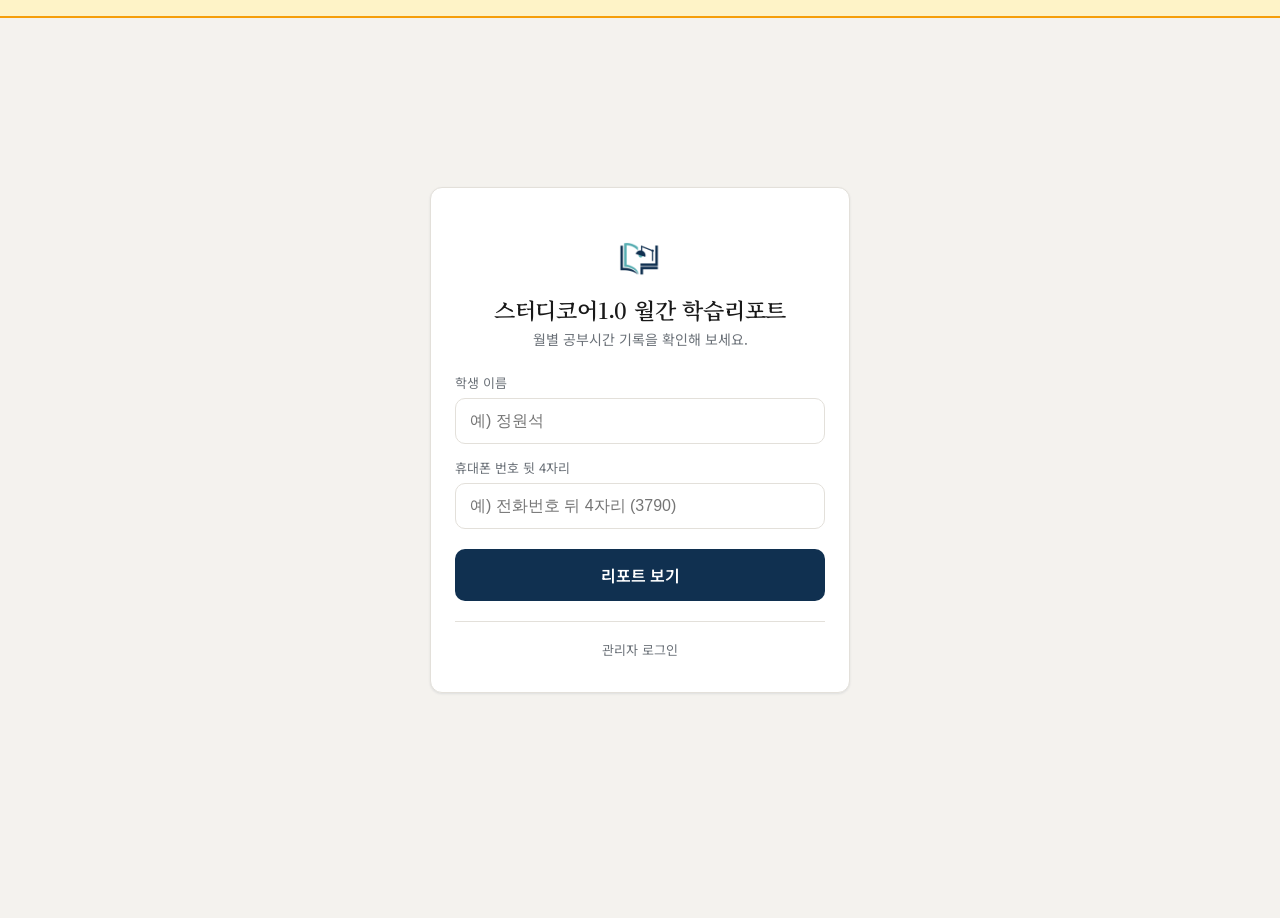
<file: web/index.html>
<!DOCTYPE html>
<html lang="ko">
<head>
  <meta charset="UTF-8" />
  <meta name="viewport" content="width=device-width, initial-scale=1.0, viewport-fit=cover" />
  <title>스터디코어1.0 학습 리포트 | 자녀의 한 달 공부 기록</title>
  <meta name="description" content="스터디코어1.0 학습 리포트 — 자녀의 월간 순공부시간·출결·반 평균을 한눈에 확인하세요." />
  <meta name="theme-color" content="#103050" />

  <!-- Open Graph / Twitter -->
  <meta property="og:type" content="website" />
  <meta property="og:site_name" content="스터디코어1.0 학습 리포트" />
  <meta property="og:title" content="스터디코어1.0 학습 리포트 | 자녀의 한 달 공부 기록" />
  <meta property="og:description" content="월간 순공부시간 · 출결 달력 · 반 평균 비교를 한눈에." />
  <meta property="og:url" content="https://report.studycore.kr" />
  <meta property="og:image" content="https://report.studycore.kr/og.png" />
  <meta property="og:image:width" content="1200" />
  <meta property="og:image:height" content="630" />
  <meta property="og:image:alt" content="스터디코어1.0 학습 리포트" />
  <meta property="og:locale" content="ko_KR" />
  <meta name="twitter:card" content="summary_large_image" />
  <meta name="twitter:title" content="스터디코어1.0 학습 리포트 | 자녀의 한 달 공부 기록" />
  <meta name="twitter:description" content="월간 순공부시간 · 출결 달력 · 반 평균 비교를 한눈에." />
  <meta name="twitter:image" content="https://report.studycore.kr/og.png" />

  <!-- 파비콘 / 아이콘 -->
  <link rel="icon" href="favicon.ico" sizes="any" />
  <link rel="icon" type="image/png" href="icon-192x192.png" sizes="192x192" />
  <link rel="apple-touch-icon" href="apple-touch-icon.png" sizes="180x180" />

  <!-- 본사와 동일한 폰트 (Noto Serif/Sans KR + IBM Plex Mono) -->
  <link rel="preconnect" href="https://fonts.googleapis.com" />
  <link rel="preconnect" href="https://fonts.gstatic.com" crossorigin />
  <link href="https://fonts.googleapis.com/css2?family=IBM+Plex+Mono:wght@500;600&family=Noto+Sans+KR:wght@400;500;700&family=Noto+Serif+KR:wght@500;600;700&display=swap" rel="stylesheet" />

  <link rel="stylesheet" href="styles.css" />
</head>
<body>
  <div id="admin-bar" class="admin-bar" hidden></div>
  <!-- ===== 로그인 ===== -->
  <section id="view-login" class="view active">
    <div class="login-card">
      <div class="brand">
        <div class="brand-mark"><img src="icon-512x512.png" alt="스터디코어1.0" /></div>
        <h1>스터디코어1.0 월간 학습리포트</h1>
        <p class="brand-sub">월별 공부시간 기록을 확인해 보세요.</p>
      </div>
      <form id="login-form" autocomplete="off">
        <label>
          <span>학생 이름</span>
          <input type="text" id="in-name" placeholder="예) 정원석" required />
        </label>
        <label>
          <span>휴대폰 번호 뒷 4자리</span>
          <input type="tel" id="in-phone" inputmode="numeric" maxlength="4"
                 pattern="[0-9]{4}" placeholder="예) 전화번호 뒤 4자리 (3790)" required />
        </label>
        <button type="submit" class="btn-primary">리포트 보기</button>
        <p id="login-error" class="login-error" hidden></p>
      </form>
      <details class="demo-box" id="demo-box" hidden>
        <summary>데모 계정</summary>
        <p class="demo-hint">선택하면 입력란에 자동으로 채워집니다.</p>
        <div id="demo-list" class="demo-list"></div>
        <p class="demo-hint" style="margin-top:10px"><a href="admin.html">관리자 화면으로 이동</a></p>
      </details>
      <p class="admin-entry"><a href="admin.html">관리자 로그인</a></p>
    </div>
  </section>

  <!-- ===== 월 달력 ===== -->
  <section id="view-calendar" class="view">
    <header class="topbar">
      <div class="topbar-left">
        <div class="student-name" id="cal-student"></div>
        <div class="student-meta" id="cal-meta"></div>
      </div>
      <button class="btn-ghost" id="btn-logout">로그아웃</button>
    </header>

    <div class="month-nav" id="month-nav">
      <button class="nav-arrow" id="prev-month" aria-label="이전 달">‹</button>
      <h2 id="cal-month-title"></h2>
      <button class="nav-arrow" id="next-month" aria-label="다음 달">›</button>
    </div>

    <div class="year-chart" id="year-chart"></div>

    <div id="data-status" class="data-status" hidden></div>

    <div class="summary-grid" id="summary-grid"></div>

    <div class="cal-legend" id="cal-legend">
      <span><i class="dot dot-study"></i> 학습 기록</span>
      <span><i class="dot dot-nocheck"></i> 확인 필요</span>
      <span><i class="dot dot-absent"></i> 결석</span>
      <span><i class="chip-weekend">주말</i></span>
    </div>

    <div class="calendar" id="calendar"></div>

    <div class="class-compare" id="class-compare"></div>

    <button class="btn-primary wide" id="btn-monthly">월간 리포트 자세히 보기</button>
  </section>

  <!-- ===== 월간 상세 ===== -->
  <section id="view-monthly" class="view">
    <header class="topbar">
      <button class="btn-ghost" id="btn-back-cal">‹ 월간 달력</button>
      <div class="topbar-title" id="monthly-title"></div>
      <span></span>
    </header>
    <div id="monthly-body" class="monthly-body"></div>
  </section>

  <!-- ===== 일자 상세 (모달) ===== -->
  <div id="day-modal" class="modal" hidden>
    <div class="modal-backdrop" data-close="1"></div>
    <div class="modal-card" role="dialog" aria-modal="true">
      <button class="modal-close" data-close="1" aria-label="닫기">✕</button>
      <div id="day-modal-body"></div>
    </div>
  </div>

  <script src="config.js"></script>
  <script src="vendor/supabase.min.js"></script>
  <script src="scapi.js"></script>
  <script src="data.js"></script>
  <script src="dataset.js"></script>
  <script src="aggregate.js"></script>
  <script src="corrections.js"></script>
  <script src="preview.js"></script>
  <script src="app.js"></script>
</body>
</html>
</file>
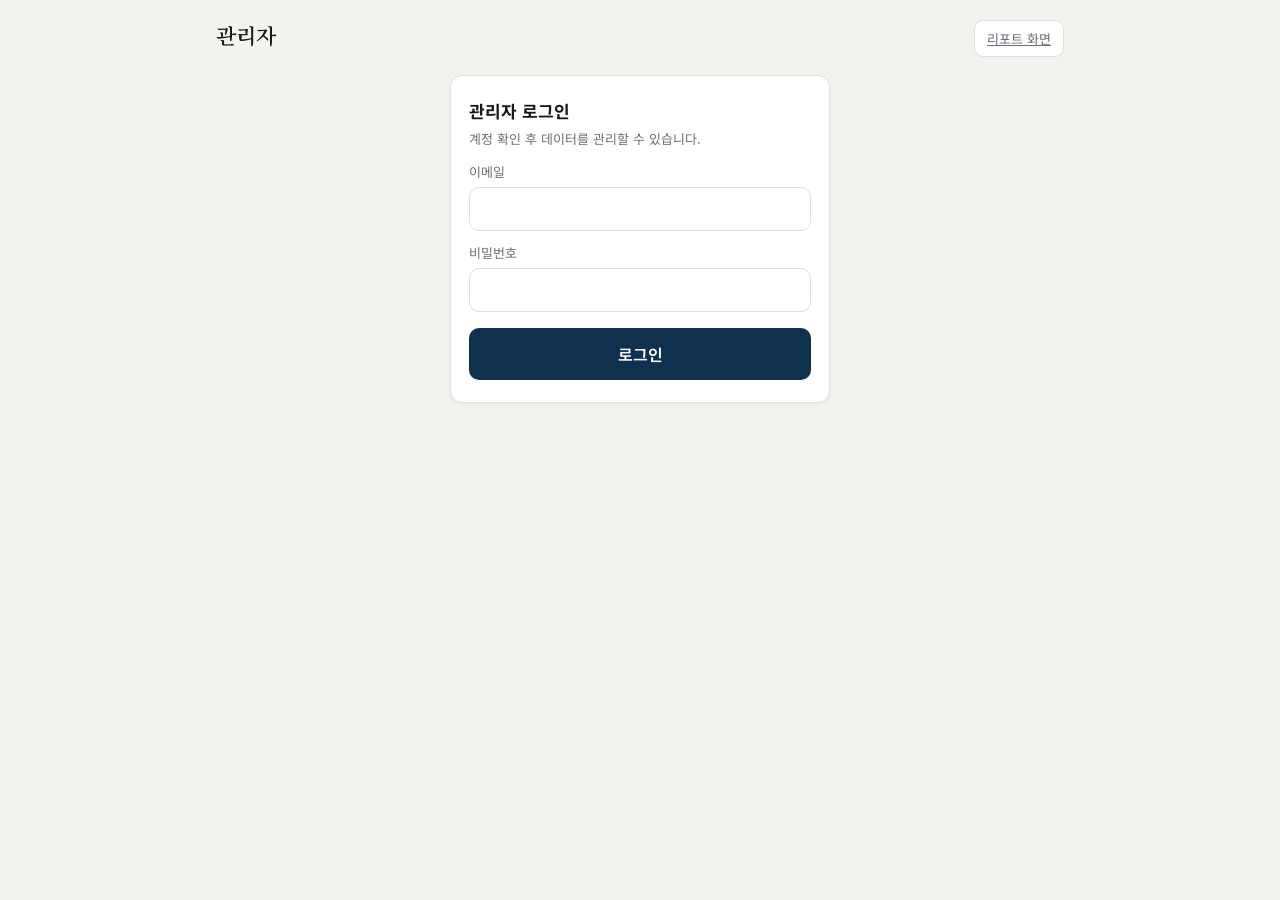
<file: web/admin.html>
<!DOCTYPE html>
<html lang="ko">
<head>
  <meta charset="UTF-8" />
  <meta name="viewport" content="width=device-width, initial-scale=1.0" />
  <title>스터디코어1.0 관리자</title>
  <meta name="theme-color" content="#103050" />
  <link rel="icon" href="favicon.ico" sizes="any" />
  <link rel="apple-touch-icon" href="apple-touch-icon.png" sizes="180x180" />
  <link rel="preconnect" href="https://fonts.googleapis.com" />
  <link rel="preconnect" href="https://fonts.gstatic.com" crossorigin />
  <link href="https://fonts.googleapis.com/css2?family=IBM+Plex+Mono:wght@500;600&family=Noto+Sans+KR:wght@400;500;700&family=Noto+Serif+KR:wght@500;600;700&display=swap" rel="stylesheet" />
  <link rel="stylesheet" href="styles.css" />
  <link rel="stylesheet" href="admin.css" />
</head>
<body class="admin">
  <div class="admin-wrap">
    <header class="admin-top">
      <div>
        <h1>관리자</h1>
      </div>
      <a class="btn-ghost" href="index.html">리포트 화면</a>
    </header>

    <!-- 세션 확인 중 (서버 모드) -->
    <section id="admin-checking" class="auth-card" hidden>
      <p class="auth-sub" style="margin:0;text-align:center">로그인 확인 중…</p>
    </section>

    <!-- 원장 로그인 게이트 (서버 모드에서만) -->
    <section id="admin-auth" class="auth-card" hidden>
      <h2>관리자 로그인</h2>
      <p class="auth-sub">계정 확인 후 데이터를 관리할 수 있습니다.</p>
      <form id="auth-form" autocomplete="on">
        <label><span>이메일</span><input type="email" id="auth-email" required /></label>
        <label><span>비밀번호</span><input type="password" id="auth-pw" required /></label>
        <button type="submit" class="btn-primary" id="auth-btn">로그인</button>
        <p id="auth-error" class="login-error" hidden></p>
      </form>
    </section>

    <div id="admin-main">
    <!-- 학생 리포트 검색·미리보기 -->
    <section class="report-search-card">
      <h2>학생 리포트 보기</h2>
      <p class="rs-sub">이름을 검색해 학부모에게 보이는 리포트를 새 탭에서 확인합니다.</p>
      <input type="search" id="report-search" class="report-search-input"
             placeholder="학생 이름 검색" autocomplete="off" />
      <div id="report-results" class="report-results"></div>
    </section>
    <!-- 엑셀 업로드 -->
    <section class="upload-card">
      <h2>출결 엑셀 업로드</h2>
      <div class="upload-drop" id="upload-drop">
        <input type="file" id="file-input" accept=".xlsx,.xls" hidden />
        <div class="drop-inner">
          <div class="drop-icon">📁</div>
          <button class="btn-primary" id="btn-pick" type="button">파일 선택</button>
          <div class="drop-hint">.xlsx 파일을 끌어다 놓을 수도 있습니다</div>
          <div class="upload-fname" id="upload-fname"></div>
        </div>
      </div>
      <div id="upload-msg" class="upload-msg" hidden></div>
      <div id="upload-preview" class="upload-preview" hidden></div>
      <div class="loaded-info" id="loaded-info"></div>
    </section>

    <!-- 학생 명부(연락처·프로필) 업로드 -->
    <section class="upload-card">
      <h2>학생 명부 업로드</h2>
      <div class="upload-drop" id="roster-drop">
        <input type="file" id="roster-input" accept=".xlsx,.xls" hidden />
        <div class="drop-inner">
          <div class="drop-icon">📇</div>
          <button class="btn-primary" id="roster-pick" type="button">파일 선택</button>
          <div class="drop-hint">.xlsx 파일을 끌어다 놓을 수도 있습니다</div>
          <div class="upload-fname" id="roster-fname"></div>
        </div>
      </div>
      <div id="roster-msg" class="upload-msg" hidden></div>
      <div id="roster-preview" class="upload-preview" hidden></div>
    </section>

    <h2 class="section-h">퇴실 미체크 확인</h2>
    <div class="admin-stats" id="admin-stats"></div>

    <div class="admin-toolbar">
      <input type="search" id="admin-search" class="admin-search" placeholder="학생 이름 검색" />
      <div class="admin-toolbar-right">
        <select id="admin-sort" title="정렬">
          <option value="name">이름순</option>
          <option value="prov">임시 시간 긴 순</option>
          <option value="todo">확인 필요 많은 순</option>
          <option value="recent">최근 날짜순</option>
        </select>
        <select id="filter-month"></select>
      </div>
    </div>

    <div id="flag-list" class="flag-list"></div>
    </div><!-- /#admin-main -->
  </div>

  <!-- 보정 입력 모달 -->
  <div id="corr-modal" class="modal" hidden>
    <div class="modal-backdrop" data-close="1"></div>
    <div class="modal-card">
      <button class="modal-close" data-close="1">✕</button>
      <div id="corr-target" class="corr-target"></div>

      <p class="corr-guide">입장, 외출, 재입장, 퇴장 기록을 그대로 붙여넣으면 순공부시간을 계산합니다.</p>
      <textarea id="corr-input" rows="9" placeholder="예)
입장        19:59:46
외출 (외출)  20:20:47
재입장       20:26:30
외출 (외출)  22:02:11
재입장       22:09:16
외출 (외출)  22:49:27
재입장       22:55:14
외출 (외출)  23:51:10
퇴장(강제퇴장) 0:55:05"></textarea>

      <div class="corr-actions">
        <button class="btn-primary" id="btn-calc">계산</button>
        <button class="btn-ghost" id="btn-clear" hidden>저장값 삭제</button>
      </div>

      <div id="corr-result" class="corr-result" hidden></div>
    </div>
  </div>

  <script src="config.js"></script>
  <script src="vendor/supabase.min.js"></script>
  <script src="scapi.js"></script>
  <script src="data.js"></script>
  <script src="dataset.js"></script>
  <script src="aggregate.js"></script>
  <script src="vendor/xlsx.full.min.js"></script>
  <script src="ingest.js"></script>
  <script src="roster.js"></script>
  <script src="preview.js"></script>
  <script src="datacache.js"></script>
  <script src="corrections.js"></script>
  <script src="admin.js"></script>
</body>
</html>
</file>
<file: web/styles.css>
:root {
  /* studycore.kr 브랜드 톤 — 딥 네이비 + 틸 강조, 웜 페이퍼 */
  --bg: #f4f2ee;            /* 웜 페이퍼 */
  --card: #ffffff;
  --ink: #191919;
  --ink-soft: #6b7178;
  --line: #e3e0da;          /* 웜 보더 */
  --primary: #103050;       /* 딥 네이비(브랜드 주색) */
  --primary-soft: #e8eef4;
  --accent: #57adb1;        /* 틸(브랜드 강조) */
  --study: #3d8f94;         /* 학습 강조(딥 틸 — 텍스트 대비) */
  --study-soft: #e4eef0;
  --nocheck: #d97706;       /* 임시·경고(앰버) */
  --weekend: #b0794f;       /* 주말(차분한 테라코타) */
  --good: #1f8a5b;
  --bad: #dc2626;
  --neutral-bar: #b9c2cc;   /* 중립 차트 막대(슬레이트) */
  --fill: #f5f3ef;          /* 카드 내부 옅은 면 */
  --track: #ece8e2;         /* 차트 트랙 */
  --radius: 12px;
  --shadow: 0 1px 3px rgba(16, 48, 80, .06), 0 1px 2px rgba(16, 48, 80, .04);
  --card-border: 1px solid var(--line);
  /* 본사와 동일한 폰트 페어링 */
  --font-sans: "Noto Sans KR", "Pretendard", -apple-system, BlinkMacSystemFont, "Segoe UI", "Malgun Gothic", "Apple SD Gothic Neo", sans-serif;
  --font-serif: "Noto Serif KR", "Nanum Myeongjo", serif;
  --font-mono: "IBM Plex Mono", ui-monospace, "SFMono-Regular", Menlo, Consolas, monospace;
}

* { box-sizing: border-box; }
html, body {
  margin: 0; padding: 0;
  background: var(--bg);
  color: var(--ink);
  font-family: var(--font-sans);
  -webkit-font-smoothing: antialiased;
}
button { font-family: inherit; cursor: pointer; }

/* ===== 버튼·인터랙션 피드백 (눌림 / 호버 / 포커스 / 처리중) ===== */
button, .btn-primary, .btn-ghost, .nav-arrow, .demo-chip, .modal-close,
.cal-cell.clickable, summary, select, a {
  -webkit-tap-highlight-color: transparent;
  transition: transform .08s ease, filter .15s, background-color .15s,
    border-color .15s, box-shadow .15s, opacity .15s, color .15s;
}
/* 눌림: 살짝 가라앉는 느낌(모바일 탭 포함) */
button:active, .demo-chip:active, .modal-close:active,
.cal-cell.clickable:active { transform: scale(.96); }
.btn-primary:active:not(:disabled) { transform: scale(.98); filter: brightness(.92); }
.nav-arrow:not(:disabled):active { transform: scale(.9); }
/* 호버(데스크탑) */
.btn-primary:hover:not(:disabled) { filter: brightness(1.06); }
.btn-ghost:hover { background: var(--fill); border-color: var(--ink-soft); color: var(--ink); }
.nav-arrow:not(:disabled):hover { border-color: var(--primary); color: var(--primary); background: var(--primary-soft); }
.demo-chip:hover { border-color: var(--primary); }
.modal-close:hover { background: var(--track); color: var(--ink); }
/* 비활성: 눌러도 안 먹는 상태를 분명히 */
.btn-primary:disabled { opacity: .55; cursor: default; }
button:disabled { cursor: default; }
/* 키보드 포커스 링(접근성) */
button:focus-visible, a:focus-visible, input:focus-visible, select:focus-visible,
summary:focus-visible, .cal-cell.clickable:focus-visible {
  outline: 2px solid var(--accent); outline-offset: 2px;
}
/* 달력 셀: 탭하면 강조 */
.cal-cell.clickable:active { border-color: var(--primary); box-shadow: 0 0 0 2px var(--primary-soft) inset; }
/* 처리 중(.is-busy): 텍스트 숨기고 스피너 — 로그인 등 비동기 버튼용 */
.btn-primary.is-busy { color: transparent !important; pointer-events: none; position: relative; }
.btn-primary.is-busy::after {
  content: ""; position: absolute; top: 50%; left: 50%; width: 16px; height: 16px;
  margin: -8px 0 0 -8px; border: 2px solid rgba(255, 255, 255, .45); border-top-color: #fff;
  border-radius: 50%; animation: btnspin .6s linear infinite;
}
@keyframes btnspin { to { transform: rotate(360deg); } }

.view { display: none; max-width: 600px; margin: 0 auto; padding: 0 16px 48px; }
.view.active { display: block; }

/* ===== 로그인 ===== */
#view-login { display: none; min-height: 100vh; }
#view-login.active { display: flex; align-items: center; }
.login-card {
  background: var(--card); width: 100%; border-radius: var(--radius);
  box-shadow: var(--shadow); border: var(--card-border); padding: 32px 24px; margin: 24px auto; max-width: 420px;
}
.brand { text-align: center; margin-bottom: 24px; }
.brand-mark { font-size: 40px; }
.brand-mark img { width: 56px; height: 56px; display: inline-block; vertical-align: middle; }
.brand h1 { font-family: var(--font-serif); font-weight: 600; font-size: 22px; letter-spacing: -.01em; margin: 10px 0 4px; }
.brand-sub { color: var(--ink-soft); font-size: 14px; margin: 0; }
#login-form label { display: block; margin-bottom: 14px; }
#login-form label span { display: block; font-size: 13px; color: var(--ink-soft); margin-bottom: 6px; }
#login-form input {
  width: 100%; padding: 13px 14px; border: 1.5px solid var(--line);
  border-radius: 10px; font-size: 16px; outline: none; transition: border-color .15s;
}
#login-form input:focus { border-color: var(--primary); }
.btn-primary {
  width: 100%; padding: 14px; border: none; border-radius: 10px;
  background: var(--primary); color: #fff; font-size: 16px; font-weight: 600;
  margin-top: 6px; transition: filter .15s;
}
.btn-primary:hover { filter: brightness(1.06); }
.btn-primary.wide { margin-top: 18px; }
.login-error { color: var(--bad); font-size: 13px; text-align: center; margin: 12px 0 0; }

/* 원장 로그인 입구 */
.admin-entry { text-align: center; margin: 20px 0 0; padding-top: 14px; border-top: 1px solid var(--line); }
.admin-entry a { color: var(--ink-soft); font-size: 13px; text-decoration: none; }
.admin-entry a:hover { color: var(--primary); text-decoration: underline; }

.demo-box { margin-top: 22px; border-top: 1px dashed var(--line); padding-top: 14px; }
.demo-box summary { cursor: pointer; color: var(--ink-soft); font-size: 13px; }
.demo-hint { font-size: 12px; color: var(--ink-soft); margin: 8px 0; }
.demo-list { display: flex; flex-wrap: wrap; gap: 6px; max-height: 180px; overflow: auto; }
.demo-chip {
  border: 1px solid var(--line); background: var(--fill); border-radius: 999px;
  padding: 5px 10px; font-size: 12px; color: var(--ink);
}
.demo-chip b { color: var(--primary); }

/* ===== 공통 상단바 ===== */
.topbar {
  display: flex; align-items: center; justify-content: space-between;
  padding: 18px 0 10px; gap: 12px;
}
.student-name { font-size: 19px; font-weight: 700; }
.student-meta { font-size: 12px; color: var(--ink-soft); margin-top: 2px; }
.topbar-title { font-size: 16px; font-weight: 700; }
.btn-ghost {
  border: 1px solid var(--line); background: var(--card); color: var(--ink-soft);
  padding: 8px 12px; border-radius: 9px; font-size: 13px;
}

/* ===== 월 네비 ===== */
.month-nav { display: flex; align-items: center; justify-content: center; gap: 16px; margin: 6px 0 16px; }
.month-nav h2 { font-size: 17px; margin: 0; min-width: 130px; text-align: center; }
.nav-arrow {
  width: 36px; height: 36px; border-radius: 9px; border: 1px solid var(--line);
  background: var(--card); font-size: 20px; color: var(--ink); line-height: 1;
}
.nav-arrow:disabled { opacity: .3; cursor: default; }

/* ===== 연도별 월 그래프 (달력 상단) ===== */
.year-chart { background: var(--card); border-radius: var(--radius); box-shadow: var(--shadow); border: var(--card-border); padding: 16px 14px 12px; margin-bottom: 14px; }
.year-chart[style*="display: none"] { display: none; }
.yc-head { display: flex; align-items: center; justify-content: space-between; gap: 8px; margin-bottom: 18px; }
.yc-title { font-size: 14px; font-weight: 700; }
.yc-title .sub { font-size: 11px; color: var(--ink-soft); font-weight: 400; margin-left: 4px; }
.yc-toggle { display: inline-flex; background: var(--track); border-radius: 8px; padding: 2px; flex: none; }
.yc-toggle button { border: 0; background: transparent; color: var(--ink-soft); font-size: 12px; font-weight: 600; padding: 5px 11px; border-radius: 6px; }
.yc-toggle button.on { background: var(--primary); color: #fff; box-shadow: 0 1px 2px rgba(16, 48, 80, .18); }
.yc-bars { position: relative; display: flex; align-items: flex-end; gap: 4px; height: 132px; border-bottom: 1px solid var(--line); padding-bottom: 1px; }
.yc-cell { flex: 1; display: flex; flex-direction: column; align-items: center; justify-content: flex-end; height: 100%; min-width: 0; }
.yc-cell.has { cursor: pointer; }
.yc-bar { position: relative; width: 100%; max-width: 22px; background: var(--study); border-radius: 4px 4px 0 0; min-height: 2px; transition: height .35s, background .15s; }
.yc-cell.empty .yc-bar { background: #e2ddd5; max-width: 12px; }
.yc-cell.current .yc-bar { background: var(--primary); }
.yc-cell.has:hover .yc-bar { filter: brightness(1.08); }
.yc-val { position: absolute; bottom: 100%; left: 50%; transform: translateX(-50%); margin-bottom: 4px; font-size: 10px; font-weight: 600; font-family: var(--font-mono); color: var(--ink-soft); white-space: nowrap; letter-spacing: -.3px; pointer-events: none; }
.yc-cell.current .yc-val { color: var(--primary); font-weight: 700; }
.yc-avg { position: absolute; left: 0; right: 0; height: 0; border-top: 1px dashed var(--ink-soft); pointer-events: none; z-index: 2; opacity: .65; }
.yc-avg-tag { position: absolute; right: 0; top: -8px; font-size: 9px; color: var(--ink-soft); background: var(--card); padding: 0 4px; }
.yc-x { display: flex; gap: 4px; margin-top: 5px; }
.yc-x .xl { flex: 1; text-align: center; font-size: 10px; color: var(--ink-soft); font-family: var(--font-mono); min-width: 0; }
.yc-x .xl.cur { color: var(--primary); font-weight: 700; }
.yc-foot { display: flex; align-items: center; justify-content: space-between; gap: 8px; margin-top: 10px; flex-wrap: wrap; }
.yc-legend { font-size: 11px; color: var(--ink-soft); display: flex; gap: 12px; }
.yc-legend i { display: inline-block; width: 9px; height: 9px; border-radius: 2px; vertical-align: -1px; margin-right: 4px; }
.yc-hint { font-size: 11px; color: var(--accent); }

/* ===== 데이터 상태 배너 ===== */
.data-status {
  display: flex; gap: 8px; align-items: flex-start; font-size: 12.5px; line-height: 1.45;
  border-radius: 10px; padding: 11px 13px; margin-bottom: 12px;
}
.data-status[hidden] { display: none; }
.data-status .ds-ic { flex: none; }
.data-status .ds-tx b { font-weight: 700; }
.data-status.warn { background: #fdf4e6; color: #92500a; border: 1px solid #f5d9a8; }
.data-status.ok { background: var(--primary-soft); color: #0f3a5c; border: 1px solid #cfe0ea; }

/* ===== 요약 카드 ===== */
.summary-grid { display: grid; grid-template-columns: repeat(2, 1fr); gap: 10px; margin-bottom: 16px; }
.scard {
  background: var(--card); border-radius: var(--radius); padding: 14px;
  box-shadow: var(--shadow); border: var(--card-border);
}
.scard .label { font-size: 12px; color: var(--ink-soft); }
.scard .value { font-size: 22px; font-weight: 700; margin-top: 4px; font-feature-settings: "tnum"; }
.scard .value small { font-size: 13px; font-weight: 600; color: var(--ink-soft); }
.scard .sub { font-size: 12px; color: var(--ink-soft); margin-top: 3px; }
.scard.accent { background: linear-gradient(135deg, #103050, #1a4070); color: #fff; border-color: transparent; }
.scard.accent .label, .scard.accent .sub { color: rgba(255,255,255,.85); }
.scard.accent .prov-split {
  margin-top: 5px; font-size: 11px; font-weight: 600; line-height: 1.3;
  background: rgba(255,255,255,.18); border-radius: 7px; padding: 3px 7px; display: inline-block;
}
.delta { font-size: 12px; font-weight: 700; }
.delta.up { color: var(--good); }
.delta.down { color: var(--bad); }
.delta.flat { color: var(--ink-soft); }
.scard.accent .delta.up { color: #bfe6ea; }
.scard.accent .delta.down { color: #fecaca; }

/* ===== 범례 ===== */
.cal-legend { display: flex; flex-wrap: wrap; gap: 12px; font-size: 12px; color: var(--ink-soft); margin-bottom: 8px; }
.cal-legend span { display: inline-flex; align-items: center; gap: 4px; }
.dot { width: 9px; height: 9px; border-radius: 50%; display: inline-block; }
.dot-study { background: var(--study); }
.dot-nocheck { background: var(--nocheck); }
.dot-absent { background: #c2ccc6; }
.chip-weekend { background: #f6ede6; color: var(--weekend); padding: 1px 6px; border-radius: 6px; font-size: 11px; }

/* ===== 달력 ===== */
.calendar { background: var(--card); border-radius: var(--radius); box-shadow: var(--shadow); border: var(--card-border); padding: 10px; }
.empty-data { text-align: center; color: var(--ink-soft); padding: 40px 16px; line-height: 1.7; font-size: 15px; }
.empty-data small { font-size: 13px; opacity: .85; }
.cal-grid { display: grid; grid-template-columns: repeat(7, 1fr); gap: 4px; }
.cal-dow { text-align: center; font-size: 11px; color: var(--ink-soft); padding: 6px 0; font-weight: 600; }
.cal-dow.sun { color: var(--weekend); }
.cal-dow.sat { color: var(--accent); }
.cal-cell {
  aspect-ratio: 1 / 1; border-radius: 9px; padding: 4px; display: flex;
  flex-direction: column; align-items: center; justify-content: flex-start;
  border: 1px solid transparent; background: var(--fill); position: relative; overflow: hidden;
}
.cal-cell.empty { background: transparent; }
.cal-cell.weekend { background: #faf5f0; }
.cal-cell.clickable { cursor: pointer; }
.cal-cell.clickable:hover { border-color: var(--primary); }
.cal-cell.studied { background: var(--study-soft); }
.cal-cell.nocheck { background: #fdf3e3; }
.cal-cell .daynum { font-size: 11px; color: var(--ink-soft); align-self: flex-start; line-height: 1; }
.cal-cell.weekend .daynum { color: var(--weekend); }
.cal-cell .time { font-family: var(--font-mono); font-size: 12px; font-weight: 700; margin-top: auto; margin-bottom: 2px; color: var(--study); letter-spacing: -.02em; }
.cal-cell.nocheck .time { color: var(--nocheck); font-size: 10px; }
.cal-cell .badge { position: absolute; top: 3px; right: 4px; font-size: 9px; }
.cal-cell.today { box-shadow: 0 0 0 2px var(--primary) inset; }

/* ===== 반 평균 비교 (중립 톤) ===== */
.class-compare { background: var(--card); border-radius: var(--radius); box-shadow: var(--shadow); border: var(--card-border); padding: 16px; margin-top: 16px; }
.cc-title { font-size: 13px; color: var(--ink-soft); margin-bottom: 14px; }
.cc-row { margin-bottom: 18px; }
.cc-row:last-child { margin-bottom: 0; }
.cc-label { font-size: 13px; margin-bottom: 8px; }
.cc-name { color: var(--ink); font-weight: 600; }
/* 듀얼 바 — 나 / 반평균을 같은 기준으로 나란히 비교 */
.cc-duo-row { display: flex; align-items: center; gap: 8px; margin-bottom: 6px; }
.cc-duo-name { flex: 0 0 52px; font-size: 11px; color: var(--ink-soft); }
.cc-duo-track { flex: 1; height: 16px; background: var(--track); border-radius: 6px; overflow: hidden; }
.cc-duo-bar { height: 100%; border-radius: 6px; min-width: 2px; transition: width .45s ease; }
.cc-duo-row.avg .cc-duo-bar { background: var(--neutral-bar); }
.cc-over .cc-duo-row.me .cc-duo-bar { background: var(--good); }
.cc-under .cc-duo-row.me .cc-duo-bar { background: var(--neutral-bar); }
.cc-near .cc-duo-row.me .cc-duo-bar { background: var(--accent); }
.cc-duo-val { flex: 0 0 auto; min-width: 50px; text-align: right; font-size: 12px; font-family: var(--font-mono); }
.cc-duo-row.me .cc-duo-val { color: var(--primary); font-weight: 700; }
.cc-duo-row.avg .cc-duo-val { color: var(--ink-soft); }
.cc-duo-row.top .cc-duo-bar { background: var(--accent); }
.cc-duo-row.top .cc-duo-val { color: var(--accent); font-weight: 600; }
.cc-foot { margin-top: 4px; padding-left: 60px; }
.cc-badge { display: inline-block; font-size: 11px; font-weight: 600; padding: 2px 9px; border-radius: 999px; white-space: nowrap; }
.cc-badge .cc-ico { font-size: 9px; margin-right: 2px; }
.cc-over .cc-badge { background: rgba(31, 138, 91, .12); color: var(--good); }
.cc-under .cc-badge { background: rgba(217, 119, 6, .12); color: var(--nocheck); }
.cc-near .cc-badge { background: var(--track); color: var(--ink-soft); }
.cc-avg-label { font-size: 11px; color: var(--ink-soft); margin-top: 4px; }

/* ===== 월간 상세 ===== */
.monthly-body > section { background: var(--card); border-radius: var(--radius); box-shadow: var(--shadow); border: var(--card-border); padding: 18px 16px; margin-bottom: 14px; }
.monthly-body h3 { font-size: 15px; margin: 0 0 14px; }
.mb-sub { font-size: 12px; color: var(--ink-soft); font-weight: 400; }

/* 이번 달 한눈에 보기 */
.insights { background: linear-gradient(135deg, #eef3f6, #fff) !important; }
.insight-list { display: flex; flex-direction: column; gap: 8px; }
.insight { display: flex; gap: 10px; align-items: flex-start; font-size: 13.5px; line-height: 1.5; background: var(--fill); border-radius: 10px; padding: 10px 12px; }
.insight .i-ic { flex: none; font-size: 15px; line-height: 1.4; }
.insight .i-tx b { color: var(--primary); font-weight: 700; }

/* 막대 추이 차트 */
.bars { position: relative; display: flex; align-items: flex-end; gap: 3px; height: 150px; margin-top: 30px; border-bottom: 1px solid var(--line); padding-bottom: 2px; }
.bar-wrap { flex: 1; display: flex; flex-direction: column; align-items: center; justify-content: flex-end; height: 100%; min-width: 0; }
.bar { position: relative; width: 100%; max-width: 14px; background: var(--study); border-radius: 3px 3px 0 0; min-height: 1px; transition: height .4s; }
.bar.weekend { background: var(--weekend); }
.bar.nocheck { background: var(--nocheck); }
.bar.zero { background: #d6ddd9; }
.bar.peak { background: var(--primary); }
/* 막대 위 수치 — 모든 막대에 세로로 상시 표시(좁은 막대 폭에서도 안 겹침) */
.bar-val { position: absolute; bottom: 100%; left: 50%; transform: translateX(-50%); margin-bottom: 3px; writing-mode: vertical-rl; text-orientation: mixed; font-size: 8px; line-height: 1; letter-spacing: -.4px; font-family: var(--font-mono); color: var(--ink-soft); white-space: nowrap; pointer-events: none; }
.bar.peak .bar-val { color: var(--primary); font-weight: 700; }
.bar.weekend .bar-val { color: var(--weekend); }
.bar.nocheck .bar-val { color: var(--nocheck); }
/* 학습일 평균 가로 점선 */
.bar-avg { position: absolute; left: 0; right: 0; height: 0; border-top: 1px dashed var(--ink-soft); pointer-events: none; z-index: 2; }
.bar-avg-tag { position: absolute; right: 0; top: -8px; font-size: 9px; color: var(--ink-soft); background: var(--card); padding: 0 4px; border-radius: 3px; }
.bar-x { display: flex; gap: 3px; margin-top: 4px; }
.bar-x .bx { flex: 1; text-align: center; font-size: 8px; color: var(--ink-soft); min-width: 0; font-family: var(--font-mono); }

/* 요일 패턴 */
.dow-grid { display: grid; grid-template-columns: repeat(7, 1fr); gap: 6px; text-align: center; }
.dow-cell .dn { font-size: 12px; color: var(--ink-soft); }
.dow-cell .db { background: var(--track); border-radius: 8px; margin-top: 6px; display: flex; align-items: flex-end; height: 90px; }
.dow-cell .dbf { width: 100%; background: var(--primary); border-radius: 8px; min-height: 2px; }
.dow-cell.we .dbf { background: var(--weekend); }
.dow-cell .dv { font-size: 11px; margin-top: 4px; font-weight: 600; }

/* 평일/주말 비교 */
.ww { display: flex; gap: 14px; }
.ww-item { flex: 1; text-align: center; padding: 14px; border-radius: 10px; background: var(--fill); }
.ww-item .wl { font-size: 13px; color: var(--ink-soft); }
.ww-item .wv { font-size: 22px; font-weight: 700; margin-top: 6px; }
.ww-item.weekday .wv { color: var(--primary); }
.ww-item.weekend .wv { color: var(--weekend); }

/* 입실 시간대 */
.hours { position: relative; display: flex; align-items: flex-end; gap: 2px; height: 90px; margin-top: 20px; }
.hours .hb { flex: 1; background: var(--study-soft); border-radius: 2px 2px 0 0; min-height: 1px; position: relative; }
.hours .hb.peak { background: var(--primary); }
/* 시간대별 입실 횟수 — 모든 막대 위에 세로로 상시 표시("N회"라 가로로는 좁아 겹침) */
.hb-val { position: absolute; bottom: 100%; left: 50%; transform: translateX(-50%); margin-bottom: 2px; writing-mode: vertical-rl; text-orientation: mixed; font-size: 8px; line-height: 1; letter-spacing: -.3px; font-family: var(--font-mono); color: var(--ink-soft); white-space: nowrap; pointer-events: none; }
.hours .hb.peak .hb-val { color: var(--primary); font-weight: 700; }
.hours-x { display: flex; gap: 2px; margin-top: 3px; }
.hours-x .hx { flex: 1; text-align: center; font-size: 8px; color: var(--ink-soft); }

.kv { display: flex; justify-content: space-between; padding: 8px 0; border-bottom: 1px solid var(--line); font-size: 14px; }
.kv:last-child { border-bottom: none; }
.kv .k { color: var(--ink-soft); }
.kv .v { font-weight: 600; }

/* ===== 일자 상세 모달 ===== */
.modal { position: fixed; inset: 0; z-index: 50; display: flex; align-items: flex-end; justify-content: center; }
.modal[hidden] { display: none; }
.modal-backdrop { position: absolute; inset: 0; background: rgba(15,18,28,.45); }
.modal-card {
  position: relative; background: var(--card); width: 100%; max-width: 560px;
  border-radius: 18px 18px 0 0; padding: 22px 18px 28px; max-height: 88vh; overflow: auto;
  animation: slideUp .22s ease; box-shadow: 0 -4px 24px rgba(0,0,0,.12);
}
@media (min-width: 600px) { .modal { align-items: center; } .modal-card { border-radius: 16px; } }
@keyframes slideUp { from { transform: translateY(24px); opacity: .6; } to { transform: none; opacity: 1; } }
.modal-close { position: absolute; top: 14px; right: 14px; border: none; background: var(--fill); width: 30px; height: 30px; border-radius: 50%; font-size: 14px; color: var(--ink-soft); }
.dm-date { font-size: 18px; font-weight: 700; }
.dm-dow { font-size: 13px; color: var(--ink-soft); margin-left: 6px; }
.dm-hero { display: flex; gap: 10px; margin: 16px 0; }
.dm-hero .h { flex: 1; background: var(--fill); border-radius: 10px; padding: 12px; text-align: center; }
.dm-hero .h .hl { font-size: 11px; color: var(--ink-soft); }
.dm-hero .h .hv { font-size: 18px; font-weight: 700; margin-top: 4px; }
.dm-hero .h.net .hv { color: var(--primary); }
.dm-badge { display: inline-block; background: #fdf3e3; color: var(--nocheck); font-size: 12px; padding: 4px 10px; border-radius: 8px; margin: 4px 0 8px; }
.dm-badge.ok { background: var(--primary-soft); color: var(--good); }
.session { border: 1px solid var(--line); border-radius: 10px; padding: 12px; margin-top: 10px; }
.session .s-head { display: flex; justify-content: space-between; align-items: center; font-weight: 600; }
.session .s-time { font-size: 15px; }
.session .s-net { color: var(--primary); font-size: 13px; }
.session .s-meta { font-size: 12px; color: var(--ink-soft); margin-top: 6px; display: flex; gap: 12px; flex-wrap: wrap; }
.session .s-reason { font-size: 12px; margin-top: 6px; }
.session.warn { border-color: #f5d9a8; background: #fdf8ef; }
.timeline { height: 8px; background: var(--track); border-radius: 5px; margin-top: 10px; position: relative; overflow: hidden; }
.timeline .seg { position: absolute; top: 0; bottom: 0; background: var(--study); border-radius: 5px; }
.tl-axis { display: flex; justify-content: space-between; font-size: 10px; color: var(--ink-soft); margin-top: 3px; font-family: var(--font-mono); }
.empty-note { color: var(--ink-soft); font-size: 13px; text-align: center; padding: 24px 0; }

/* ===== 넓은 화면: 전체 화면 균형 레이아웃 ===== */
@media (min-width: 760px) {
  .view { max-width: 720px; }
  .summary-grid { grid-template-columns: repeat(4, 1fr); }
  /* PC: 막대 간격이 충분하므로 차트 수치를 가로로 표시 */
  .bar-val, .hb-val { writing-mode: horizontal-tb; font-size: 9px; letter-spacing: 0; }
}
@media (min-width: 1040px) {
  .view { max-width: 1000px; padding-bottom: 56px; }

  /* 달력 화면: 왼쪽 달력 | 오른쪽에 요약 카드(1열) + 반평균 */
  #view-calendar.active {
    display: grid; column-gap: 22px; align-items: start;
    grid-template-columns: minmax(0, 1.7fr) minmax(0, 1fr);
    grid-template-areas:
      "bar     bar"
      "nav     nav"
      "year    year"
      "status  status"
      "legend  legend"
      "cal     summary"
      "cal     compare"
      "monthly monthly";
  }
  #view-calendar.active > .topbar { grid-area: bar; }
  #view-calendar.active > .month-nav { grid-area: nav; }
  #view-calendar.active > .year-chart { grid-area: year; }
  #view-calendar.active > #data-status { grid-area: status; }
  #view-calendar.active > .cal-legend { grid-area: legend; }
  #view-calendar.active > .calendar { grid-area: cal; align-self: stretch; }
  #view-calendar.active > .summary-grid { grid-area: summary; grid-template-columns: 1fr; }
  #view-calendar.active > .class-compare { grid-area: compare; margin-top: 12px; }
  #view-calendar.active > #btn-monthly { grid-area: monthly; }
  .cal-cell .time { font-size: 13px; }

  /* 월간 상세: 1단(세로 단일 컬럼) */
  .monthly-body { display: block; }
  .monthly-body > section { margin-bottom: 14px; }
}

/* 관리자 컨텍스트 바 (미리보기 / 일반 관리자 세션 공용) */
.admin-bar { display:flex; align-items:center; gap:8px; flex-wrap:wrap;
  background:#fef3c7; border-bottom:2px solid #f59e0b; color:#7c2d12;
  padding:8px 14px; font-size:13px; position:sticky; top:0; z-index:50; }
.admin-bar .pv-tag { background:#b45309; color:#fff; border-radius:4px;
  padding:2px 8px; font-weight:700; font-size:12px; }
.admin-bar .pv-txt { font-weight:500; }
.admin-bar .pv-admin-btn { margin-left:auto; flex-shrink:0;
  background:#7c2d12; color:#fff; border:0; border-radius:6px;
  padding:6px 12px; font-size:13px; font-weight:600; cursor:pointer; }
.admin-bar .pv-admin-btn:hover { background:#601f0c; }
body.preview-mode #btn-logout { display:none; }
</file>
<file: web/admin.css>
/* 원장용 — 학부모와 같은 네이비+틸 브랜드, 단 업무형(밀도 높고 플랫) 톤 */
body.admin { background: #f4f2ee; }
.admin-wrap { max-width: 880px; margin: 0 auto; padding: 20px 16px 60px; }
.admin-top { display: flex; justify-content: space-between; align-items: flex-start; gap: 16px; margin-bottom: 18px; }
.admin-top h1 { font-family: var(--font-serif); font-weight: 600; font-size: 21px; margin: 0 0 4px; }
.admin-top .tag { font-size: 11px; background: #103050; color: #fff; padding: 2px 8px; border-radius: 999px; vertical-align: middle; }
.admin-sub { color: #6b7178; font-size: 13px; margin: 0; max-width: 520px; }

/* 원장 로그인 게이트 */
.auth-card { background: #fff; border: 1px solid #e3e0da; border-radius: 12px; box-shadow: 0 1px 3px rgba(16,48,80,.06); padding: 22px 18px; max-width: 380px; margin: 8px auto 0; }
.auth-card h2 { font-size: 17px; margin: 0 0 6px; }
.auth-sub { font-size: 13px; color: #6b7178; margin: 0 0 14px; }
.auth-card label { display: block; margin-bottom: 12px; }
.auth-card label span { display: block; font-size: 13px; color: #6b7178; margin-bottom: 6px; }
.auth-card input { width: 100%; padding: 12px; border: 1.5px solid #e3e0da; border-radius: 10px; font-size: 16px; box-sizing: border-box; outline: none; }
.auth-card input:focus { border-color: #103050; }
.auth-card .btn-primary { width: 100%; margin-top: 4px; }

/* 업로드 */
.upload-card { background: #fff; border: 1px solid #e3e0da; border-radius: 12px; box-shadow: 0 1px 3px rgba(16,48,80,.06); padding: 18px 16px; margin-bottom: 16px; }
.upload-card h2 { font-size: 16px; margin: 0 0 6px; }
.upload-desc { font-size: 13px; color: #6b7178; margin: 0 0 14px; }
.upload-drop { border: 2px dashed #d8d4cc; border-radius: 12px; padding: 22px; text-align: center; transition: border-color .15s, background .15s; }
.upload-drop.drag { border-color: #103050; background: #e8eef4; }
.drop-icon { font-size: 30px; }
.drop-inner .btn-primary { width: auto; display: inline-block; margin: 10px 0 0; padding: 11px 20px; }
.drop-hint { font-size: 12px; color: #9b948c; margin-top: 8px; }
.upload-fname { font-size: 13px; color: #103050; margin-top: 8px; font-weight: 600; }
.upload-msg { margin-top: 12px; padding: 11px 13px; border-radius: 10px; font-size: 14px; }
.upload-msg.err { background: #fef2f2; color: #dc2626; }
.upload-msg.ok { background: #e8eef4; color: #0f3a5c; }
.upload-preview { margin-top: 14px; border: 1px solid #ece8e2; border-radius: 10px; padding: 14px; }
.up-grid { display: grid; grid-template-columns: repeat(4, 1fr); gap: 10px; text-align: center; margin-bottom: 12px; }
.up-grid .v { font-size: 20px; font-weight: 700; }
.up-grid .v.warn { color: #d97706; }
.up-grid .l { font-size: 11px; color: #6b7178; }
.up-note { font-size: 13px; border-radius: 10px; padding: 9px 12px; margin-bottom: 8px; line-height: 1.45; }
.up-note b { font-weight: 700; }
.up-note.ok { background: #e8eef4; color: #0f3a5c; }
.up-note.warn { background: #fdf4e6; color: #92500a; }
.up-apply { display: flex; gap: 8px; margin-top: 4px; }
.up-apply .btn-primary { width: auto; flex: 1; margin: 0; }
.loaded-info { margin-top: 14px; font-size: 13px; color: #6b7178; display: flex; justify-content: space-between; align-items: center; gap: 10px; flex-wrap: wrap; }
.loaded-info .badge-src { background: #e8eef4; color: #103050; padding: 2px 9px; border-radius: 999px; font-size: 12px; font-weight: 600; }
.loaded-info .badge-src.bundled { background: #efece7; color: #6b7178; }
.loaded-info button { border: 1px solid #e3e0da; background: #fff; color: #6b7178; border-radius: 9px; padding: 6px 11px; font-size: 12px; cursor: pointer; }
.section-h { font-size: 16px; margin: 4px 0 12px; }

.admin-stats { display: grid; grid-template-columns: 1fr; gap: 10px; margin-bottom: 16px; }
.astat { background: #fff; border: 1px solid #e3e0da; border-radius: 12px; box-shadow: 0 1px 3px rgba(16,48,80,.06); padding: 14px; text-align: center; }
.astat .v { font-size: 24px; font-weight: 700; }
.astat .l { font-size: 12px; color: #6b7178; margin-top: 2px; }
.astat.done .v { color: #1f8a5b; }
.astat.todo .v { color: #d97706; }
/* 단일 요약 카드(남은 항목): 가로 배치 */
.astat.solo { display: flex; align-items: baseline; gap: 10px; flex-wrap: wrap; text-align: left; padding: 14px 16px; }
.astat.solo .v { font-size: 26px; }
.astat.solo .l { font-size: 13px; margin-top: 0; }
.astat .l-sub { width: 100%; font-size: 12px; color: #6b7178; margin-top: 4px; }

.admin-toolbar { display: flex; justify-content: space-between; align-items: center; margin-bottom: 10px; gap: 10px; flex-wrap: wrap; }
.admin-toolbar .admin-toolbar-right { display: flex; align-items: center; gap: 10px; flex-wrap: wrap; }
.admin-toolbar .chk { font-size: 13px; color: #6b7178; display: flex; align-items: center; gap: 6px; white-space: nowrap; }
.admin-toolbar select { padding: 7px 10px; border-radius: 9px; border: 1px solid #e3e0da; background: #fff; font-size: 13px; }
.admin-toolbar .admin-search {
  flex: 1; min-width: 180px; padding: 8px 12px; border-radius: 9px;
  border: 1px solid #e3e0da; background: #fff; font-size: 13px; outline: none;
}
.admin-toolbar .admin-search:focus { border-color: #103050; }

.flag-list { display: flex; flex-direction: column; gap: 8px; }
.flag-group { background: #fff; border: 1px solid #e3e0da; border-radius: 12px; box-shadow: 0 1px 3px rgba(16,48,80,.06); overflow: hidden; }
.flag-group > summary { cursor: pointer; padding: 12px 16px; font-weight: 600; display: flex; justify-content: space-between; align-items: center; list-style: none; }
.flag-group > summary::-webkit-details-marker { display: none; }
.flag-group .gcount { font-size: 12px; color: #6b7178; font-weight: 400; }
.flag-row { display: flex; align-items: center; justify-content: space-between; padding: 10px 16px; border-top: 1px solid #f0ede8; gap: 10px; }
.flag-row .fr-date { font-size: 14px; font-weight: 600; min-width: 96px; }
.flag-row .fr-mid { flex: 1; font-size: 12px; color: #6b7178; }
.flag-row .fr-status { font-size: 12px; }
.flag-row .fr-status.done { color: #1f8a5b; font-weight: 600; }
.flag-row .fr-status.todo { color: #d97706; }
.flag-row button { border: 1px solid #103050; color: #103050; background: #fff; border-radius: 8px; padding: 6px 12px; font-size: 13px; cursor: pointer; }
.flag-row button.done { border-color: #cdc8c1; color: #6b7178; }

.corr-target { font-size: 16px; font-weight: 700; margin-bottom: 4px; }
.corr-target small { font-weight: 400; color: #6b7178; font-size: 13px; }
.corr-guide { font-size: 13px; color: #4b5563; background: #f5f3ef; border-radius: 10px; padding: 10px 12px; margin: 12px 0; }
#corr-input { width: 100%; border: 1.5px solid #e3e0da; border-radius: 10px; padding: 12px; font-family: var(--font-mono); font-size: 13px; resize: vertical; box-sizing: border-box; }
#corr-input:focus { outline: none; border-color: #103050; }
.corr-actions { display: flex; gap: 8px; margin-top: 12px; }
.corr-actions .btn-primary { width: auto; flex: 1; margin: 0; }
.corr-actions .btn-ghost { padding: 12px 16px; }

.corr-result { margin-top: 16px; }
.corr-result.err { color: #dc2626; font-size: 14px; background: #fef2f2; padding: 12px; border-radius: 10px; }
.cr-hero { display: flex; gap: 10px; }
.cr-hero .c { flex: 1; background: #f5f3ef; border-radius: 10px; padding: 12px; text-align: center; }
.cr-hero .c .l { font-size: 11px; color: #6b7178; }
.cr-hero .c .v { font-size: 18px; font-weight: 700; margin-top: 4px; }
.cr-hero .c.net .v { color: #103050; }
.cr-steps { margin-top: 12px; border: 1px solid #ece8e2; border-radius: 10px; overflow: hidden; }
.cr-step { display: flex; justify-content: space-between; padding: 8px 12px; font-size: 13px; border-bottom: 1px solid #f0ede8; }
.cr-step:last-child { border-bottom: none; }
.cr-step.study { background: #e4eef0; }
.cr-step.away { color: #6b7178; }
.cr-step .tag2 { font-size: 11px; padding: 1px 7px; border-radius: 6px; }
.cr-step.study .tag2 { background: #d2e8ea; color: #2f6f76; }
.cr-step.away .tag2 { background: #efece7; color: #6b7178; }
.cr-save { margin-top: 14px; }
.cr-save .btn-primary { width: 100%; margin: 0; }
.cr-saved-note { color: #1f8a5b; font-size: 13px; text-align: center; margin-top: 10px; }

/* 인터랙션 피드백 (눌림은 styles.css 전역, 여기선 관리자 버튼 호버) */
.flag-row button:hover { background: #e8eef4; }
.flag-row button.done:hover { background: #f5f3ef; }
.loaded-info button:hover { background: #f5f3ef; border-color: #6b7178; }
.flag-group > summary:hover { background: #faf9f6; }
.admin-toolbar select:hover, .admin-toolbar .admin-search:hover { border-color: #b9b3aa; }
.upload-drop:hover { border-color: #b9b3aa; }

/* 학생 리포트 검색·미리보기 */
.report-search-card { background:#fff; border:1px solid #e2e8f0; border-radius:12px; padding:18px 18px 14px; margin-bottom:18px; }
.report-search-card h2 { margin:0 0 4px; }
.report-search-card .rs-sub { margin:0 0 12px; color:#64748b; font-size:13px; }
.report-search-input { width:100%; box-sizing:border-box; padding:10px 12px; border:1px solid #cbd5e1; border-radius:8px; font-size:15px; }
.report-search-input:focus { outline:none; border-color:#103050; box-shadow:0 0 0 3px rgba(16,48,80,.12); }
.report-results { margin-top:10px; display:flex; flex-direction:column; gap:6px; }
.report-results:empty { margin-top:0; }
.rs-row { display:flex; align-items:center; justify-content:space-between; gap:10px;
  padding:10px 12px; border:1px solid #eef1f4; border-radius:8px; }
.rs-row .rs-info { min-width:0; }
.rs-row .rs-name { font-weight:700; color:#103050; }
.rs-row .rs-meta { font-size:12px; color:#64748b; margin-top:2px; }
.rs-row .rs-open { display:inline-block; padding:6px 12px; border-radius:6px;
  background:#103050; color:#fff; font-size:13px; font-weight:600; border:0; cursor:pointer; white-space:nowrap; }
.rs-row .rs-open:hover { background:#0b2238; }
.rs-empty { color:#94a3b8; font-size:13px; padding:8px 2px; }
</file>
